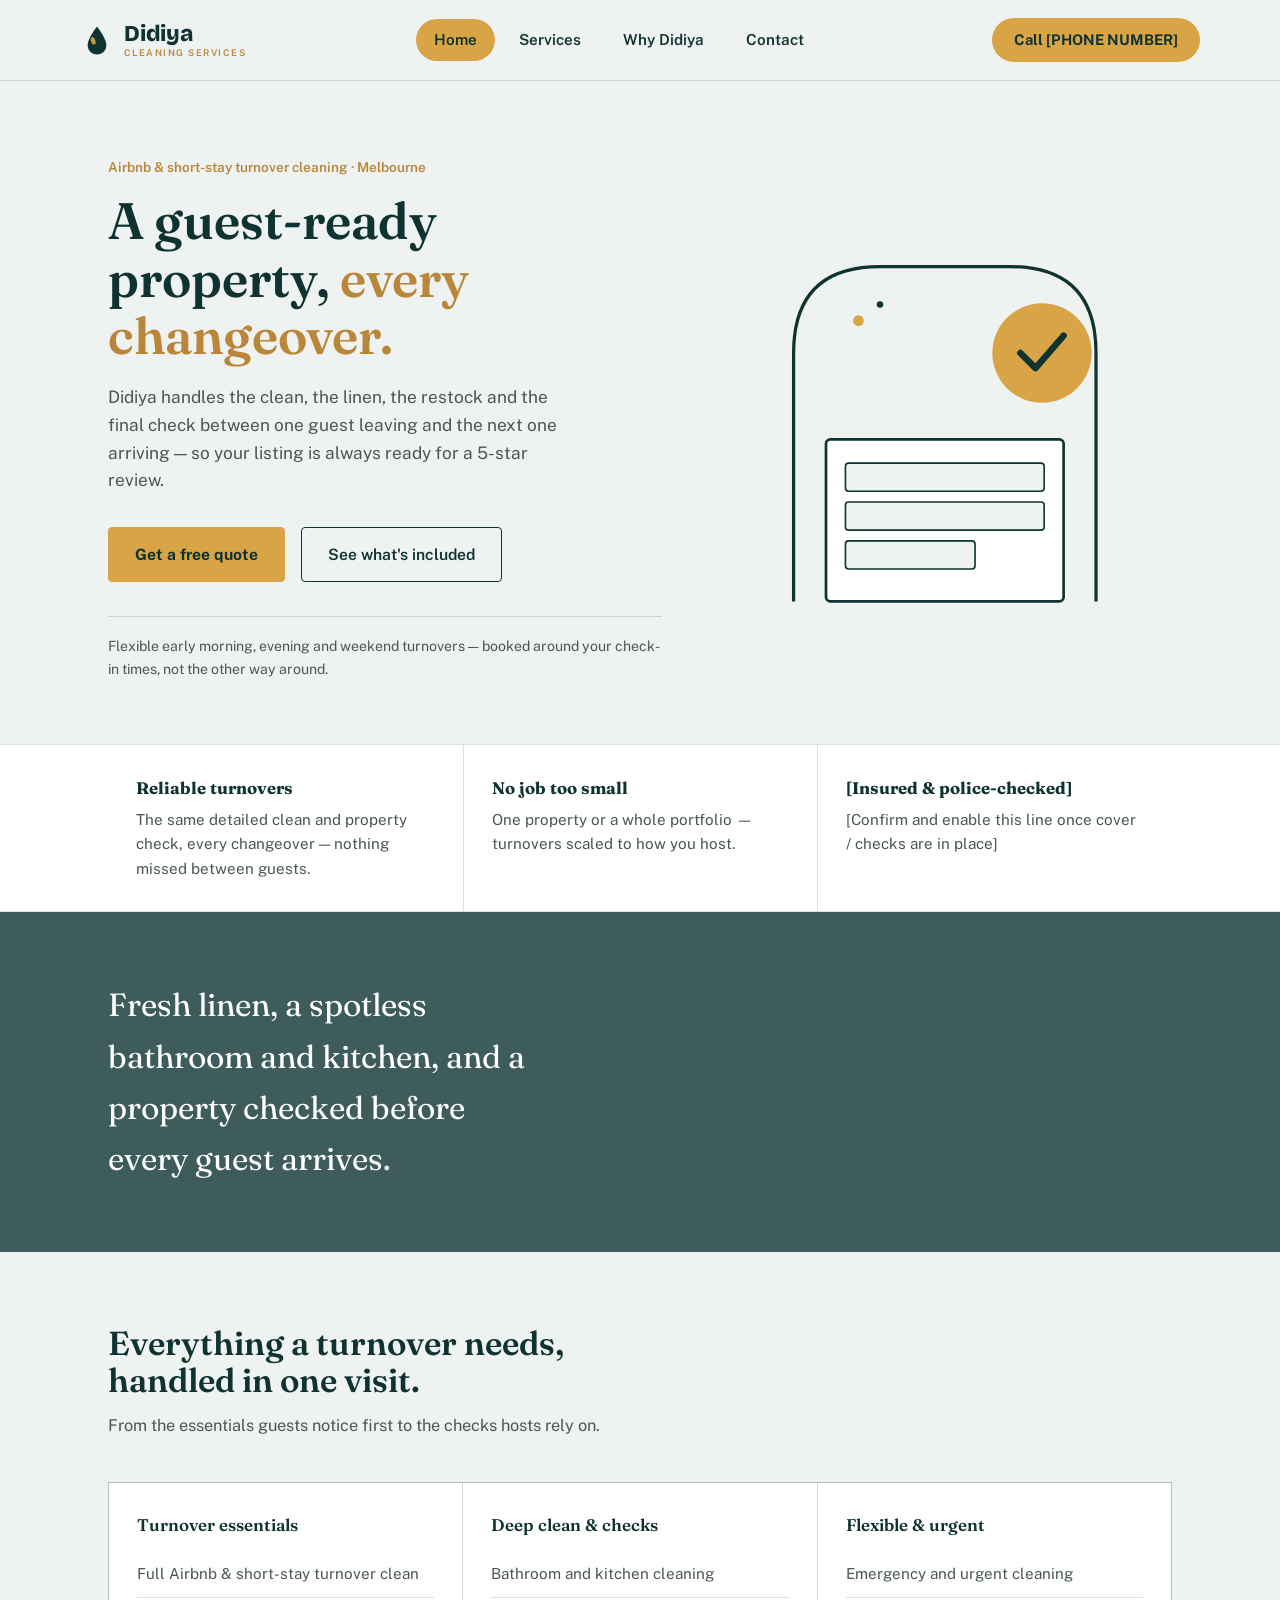
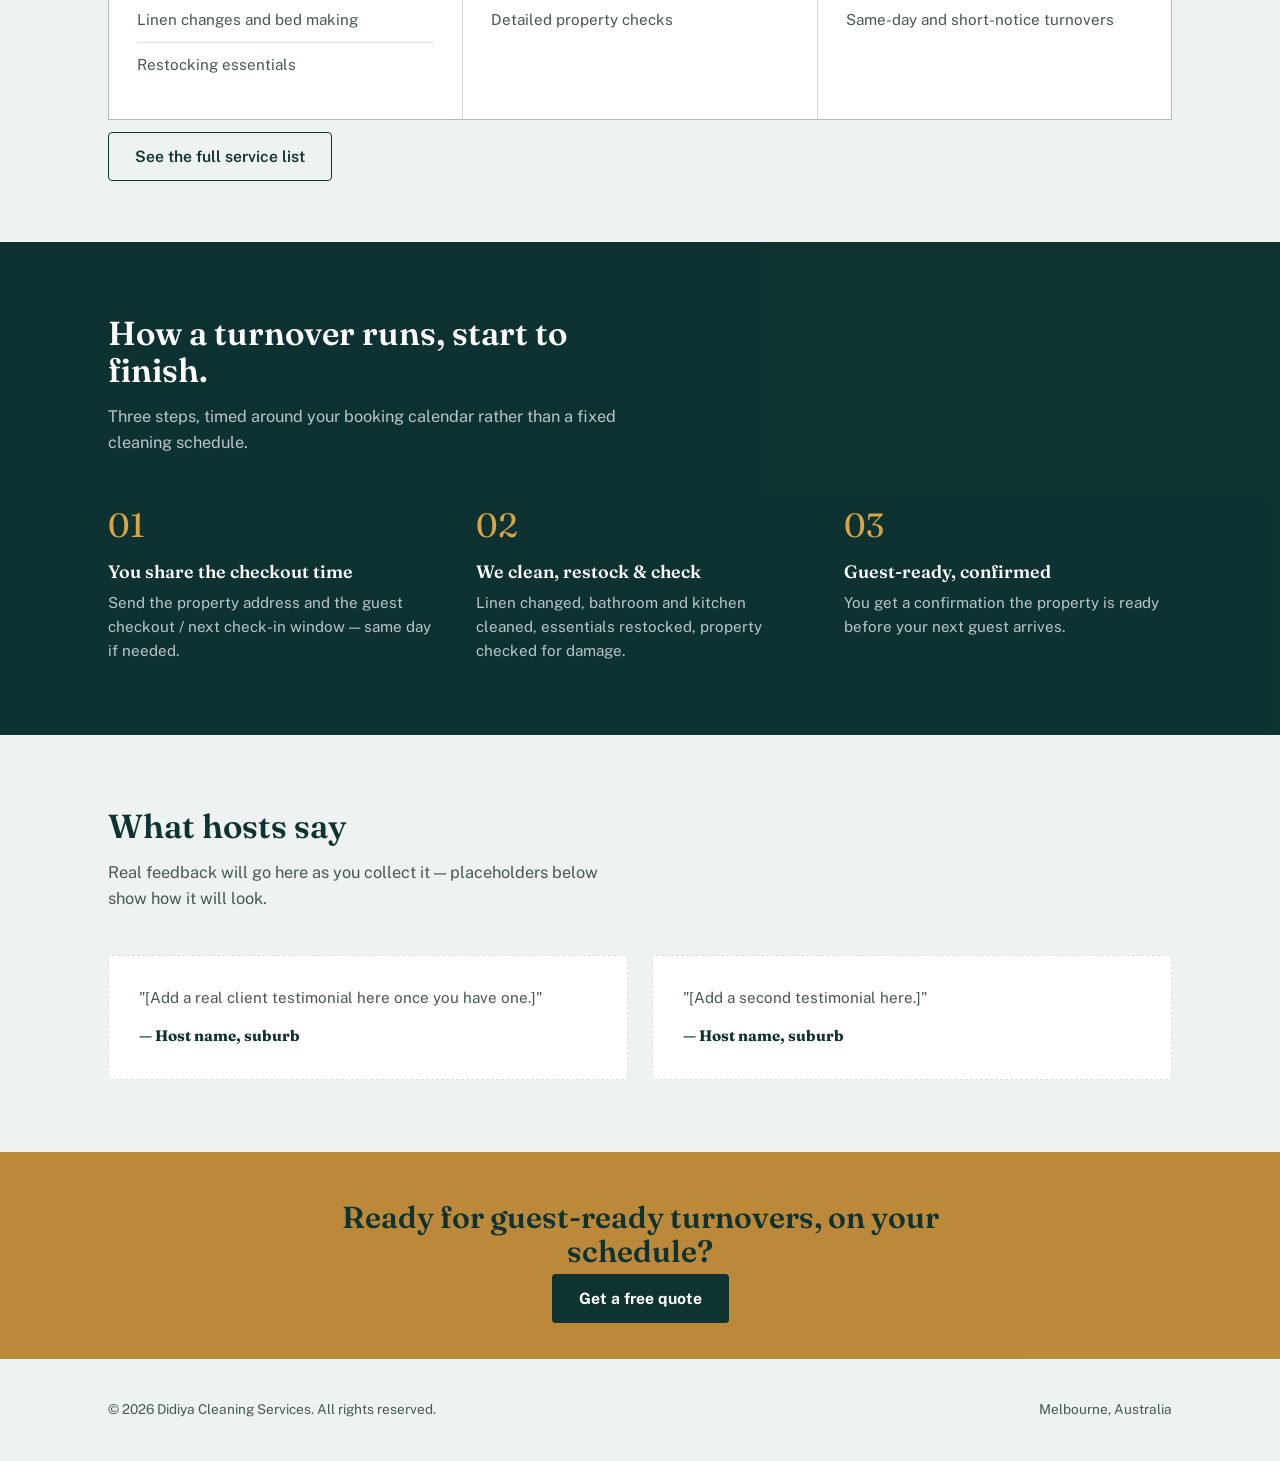
<file: index.html>
<!DOCTYPE html>
<html lang="en">
<head>
<meta charset="UTF-8">
<meta name="viewport" content="width=device-width, initial-scale=1.0">
<title>Didiya Cleaning Services — Airbnb & Short-Stay Turnover Cleaning</title>
<link rel="preconnect" href="https://fonts.googleapis.com">
<link rel="preconnect" href="https://fonts.gstatic.com" crossorigin>
<link href="https://fonts.googleapis.com/css2?family=Fraunces:opsz,wght@9..144,400;9..144,500;9..144,600;9..144,700&family=Public+Sans:wght@400;500;600;700&family=Bricolage+Grotesque:wght@800&display=swap" rel="stylesheet">
<link rel="stylesheet" href="style.css">
</head>
<body>

<header>
  <div class="wrap header-row">
    <a href="index.html" class="wordmark">
      <svg class="wordmark-icon" viewBox="0 0 40 40" xmlns="http://www.w3.org/2000/svg" role="img" aria-label="Didiya droplet mark">
        <path d="M20 4 C20 4 9 18 9 26 C9 33 14 37 20 37 C26 37 31 33 31 26 C31 18 20 4 20 4 Z" fill="#0E3331"/>
        <ellipse cx="15.5" cy="21" rx="2.6" ry="4.6" fill="#D8A445" opacity="0.9" transform="rotate(-18 15.5 21)"/>
      </svg>
      <span class="wordmark-text">
        <span class="wordmark-name">Didiya</span>
        <span class="wordmark-tag">Cleaning Services</span>
      </span>
    </a>
    <nav class="nav-links" id="navLinks">
      <a href="index.html" class="active">Home</a>
      <a href="services.html">Services</a>
      <a href="why-us.html">Why Didiya</a>
      <a href="contact.html">Contact</a>
    </nav>
    <div class="header-actions">
      <a href="tel:"[PHONE NUMBER]" class="call-btn">Call [PHONE NUMBER]</a>
      <button class="menu-btn" id="menuBtn" aria-label="Toggle menu"><span></span><span></span><span></span></button>
    </div>
  </div>
</header>

<main>

  <!-- HERO -->
  <section class="hero" style="background-image:url('https://images.unsplash.com/photo-1686178827149-6d55c72d81df?auto=format&fit=crop&w=1800&q=70');">
    <div class="wrap hero-grid">
      <div>
        <div class="eyebrow">Airbnb & short-stay turnover cleaning · Melbourne</div>
        <h1 class="headline">A guest-ready property, <em>every changeover.</em></h1>
        <p class="hero-sub">Didiya handles the clean, the linen, the restock and the final check between one guest leaving and the next one arriving — so your listing is always ready for a 5-star review.</p>
        <div class="hero-ctas">
          <a href="contact.html" class="btn-primary">Get a free quote</a>
          <a href="services.html" class="btn-ghost">See what's included</a>
        </div>
        <div class="trust-line">Flexible early morning, evening and weekend turnovers — booked around your check-in times, not the other way around.</div>
      </div>
      <div class="hero-art">
        <svg viewBox="0 0 420 420" xmlns="http://www.w3.org/2000/svg" role="img" aria-label="Illustration of a doorway with folded linen and a completed check mark">
          <path d="M70 380 L70 150 Q70 70 150 70 L270 70 Q350 70 350 150 L350 380" fill="none" stroke="#0E3331" stroke-width="3"/>
          <rect x="100" y="230" width="220" height="150" rx="4" fill="#FFFFFF" stroke="#0E3331" stroke-width="2.5"/>
          <rect x="118" y="252" width="184" height="26" rx="3" fill="#EEF2F1" stroke="#0E3331" stroke-width="1.5"/>
          <rect x="118" y="288" width="184" height="26" rx="3" fill="#EEF2F1" stroke="#0E3331" stroke-width="1.5"/>
          <rect x="118" y="324" width="120" height="26" rx="3" fill="#EEF2F1" stroke="#0E3331" stroke-width="1.5"/>
          <circle cx="300" cy="150" r="46" fill="#D8A445"/>
          <path d="M280 150 L294 164 L320 134" fill="none" stroke="#0E3331" stroke-width="6" stroke-linecap="round" stroke-linejoin="round"/>
          <circle cx="130" cy="120" r="5" fill="#D8A445"/>
          <circle cx="150" cy="105" r="3" fill="#0E3331"/>
        </svg>
      </div>
    </div>
  </section>

  <!-- TRUST STRIP -->
  <div class="trust-strip">
    <div class="wrap">
      <div class="trust-item reveal"><strong>Reliable turnovers</strong>The same detailed clean and property check, every changeover — nothing missed between guests.</div>
      <div class="trust-item reveal"><strong>No job too small</strong>One property or a whole portfolio — turnovers scaled to how you host.</div>
      <div class="trust-item reveal"><strong>[Insured & police-checked]</strong>[Confirm and enable this line once cover / checks are in place]</div>
    </div>
  </div>

  <!-- PHOTO BAND (slideshow) -->
  <section style="padding:0;">
    <div class="slideshow" style="height:340px;">
      <div class="slideshow-slide active" style="background-image:url('https://images.unsplash.com/photo-1776763255197-495b343d5a33?auto=format&fit=crop&w=1600&q=70');"></div>
      <div class="slideshow-slide" style="background-image:url('https://images.unsplash.com/photo-1585421514284-efb74c2b69ba?auto=format&fit=crop&w=1600&q=70');"></div>
      <div class="slideshow-slide" style="background-image:url('https://images.unsplash.com/photo-1642505172378-a6f5e5b15580?auto=format&fit=crop&w=1600&q=70');"></div>
      <div class="slideshow-slide" style="background-image:url('https://images.unsplash.com/photo-1580256081112-e49377338b7f?auto=format&fit=crop&w=1600&q=70');"></div>
      <div style="position:absolute; top:0; right:0; bottom:0; left:0; background:var(--overlay); z-index:1;"></div>
      <div class="wrap" style="position:relative; z-index:2; height:340px; display:flex; align-items:center;">
        <p style="color:#fff; font-family:'Fraunces',serif; font-size:clamp(1.4rem,2.6vw,2rem); max-width:20ch;">Fresh linen, a spotless bathroom and kitchen, and a property checked before every guest arrives.</p>
      </div>
    </div>
  </section>

  <!-- SERVICES TEASER -->
  <section id="services">
    <div class="wrap">
      <div class="section-head">
        <h2>Everything a turnover needs, handled in one visit.</h2>
        <p>From the essentials guests notice first to the checks hosts rely on.</p>
      </div>
      <div class="service-groups">
        <div class="service-group reveal">
          <h3>Turnover essentials</h3>
          <ul>
            <li>Full Airbnb & short-stay turnover clean</li>
            <li>Linen changes and bed making</li>
            <li>Restocking essentials</li>
          </ul>
        </div>
        <div class="service-group reveal">
          <h3>Deep clean & checks</h3>
          <ul>
            <li>Bathroom and kitchen cleaning</li>
            <li>Detailed property checks</li>
          </ul>
        </div>
        <div class="service-group reveal">
          <h3>Flexible & urgent</h3>
          <ul>
            <li>Emergency and urgent cleaning</li>
            <li>Same-day and short-notice turnovers</li>
          </ul>
        </div>
      </div>
      <p style="margin-top:24px;"><a href="services.html" class="btn-ghost">See the full service list</a></p>
    </div>
  </section>

  <!-- PROCESS -->
  <section class="process-wrap" style="background-image:url('https://images.unsplash.com/photo-1669101602108-fa5ba89507ee?auto=format&fit=crop&w=1600&q=70');">
    <div class="wrap">
      <div class="section-head">
        <h2>How a turnover runs, start to finish.</h2>
        <p>Three steps, timed around your booking calendar rather than a fixed cleaning schedule.</p>
      </div>
      <div class="steps">
        <div class="step reveal">
          <div class="step-num">01</div>
          <h3>You share the checkout time</h3>
          <p>Send the property address and the guest checkout / next check-in window — same day if needed.</p>
        </div>
        <div class="step reveal">
          <div class="step-num">02</div>
          <h3>We clean, restock & check</h3>
          <p>Linen changed, bathroom and kitchen cleaned, essentials restocked, property checked for damage.</p>
        </div>
        <div class="step reveal">
          <div class="step-num">03</div>
          <h3>Guest-ready, confirmed</h3>
          <p>You get a confirmation the property is ready before your next guest arrives.</p>
        </div>
      </div>
    </div>
  </section>

  <!-- TESTIMONIAL TEASER -->
  <section>
    <div class="wrap">
      <div class="section-head">
        <h2>What hosts say</h2>
        <p>Real feedback will go here as you collect it — placeholders below show how it will look.</p>
      </div>
      <div class="testimonial-row">
        <div class="testimonial-slot reveal">"[Add a real client testimonial here once you have one.]"<strong>— Host name, suburb</strong></div>
        <div class="testimonial-slot reveal">"[Add a second testimonial here.]"<strong>— Host name, suburb</strong></div>
      </div>
    </div>
  </section>

  <!-- CTA BANNER -->
  <div class="cta-banner" style="background-image:url('https://images.unsplash.com/photo-1686178827149-6d55c72d81df?auto=format&fit=crop&w=1600&q=70');">
    <div class="wrap">
      <h2>Ready for guest-ready turnovers, on your schedule?</h2>
      <a href="contact.html" class="btn-primary">Get a free quote</a>
    </div>
  </div>

</main>

<footer>
  <div class="wrap footer-row">
    <div>© <span id="year"></span> Didiya Cleaning Services. All rights reserved.</div>
    <div>Melbourne, Australia</div>
  </div>
</footer>

<script src="script.js"></script>
</body>
</html>
</file>
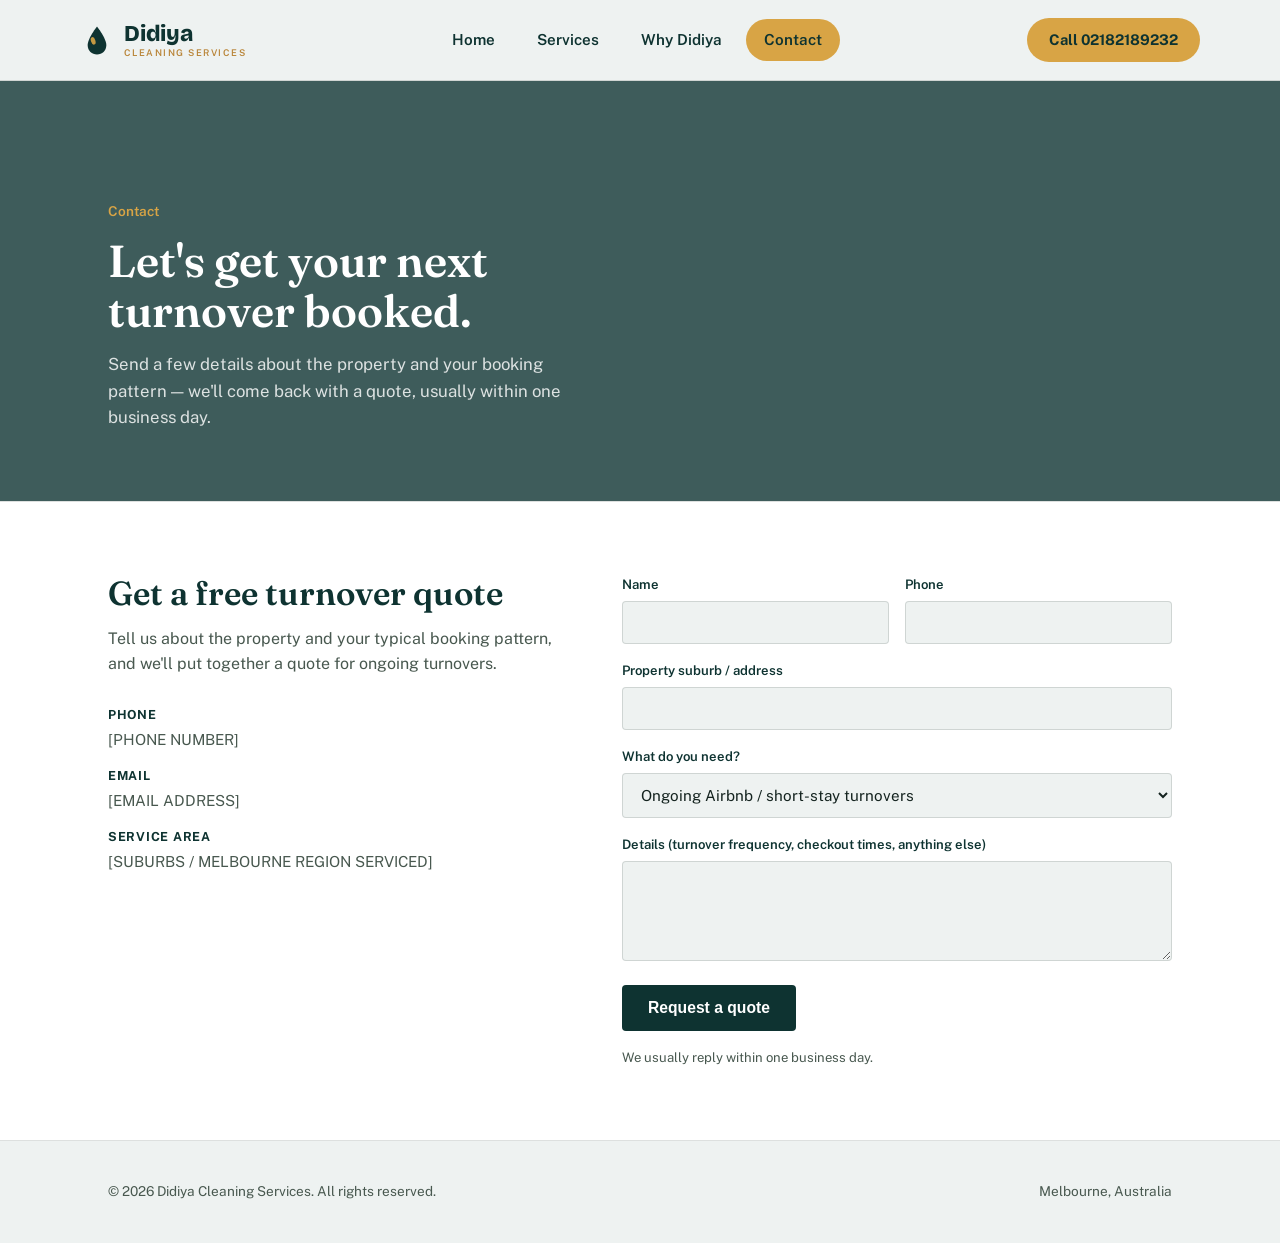
<file: contact.html>
<!DOCTYPE html>
<html lang="en">
<head>
<meta charset="UTF-8">
<meta name="viewport" content="width=device-width, initial-scale=1.0">
<title>Contact — Didiya Cleaning Services</title>
<link rel="preconnect" href="https://fonts.googleapis.com">
<link rel="preconnect" href="https://fonts.gstatic.com" crossorigin>
<link href="https://fonts.googleapis.com/css2?family=Fraunces:opsz,wght@9..144,400;9..144,500;9..144,600;9..144,700&family=Public+Sans:wght@400;500;600;700&family=Bricolage+Grotesque:wght@800&display=swap" rel="stylesheet">
<link rel="stylesheet" href="style.css">
</head>
<body>

<header>
  <div class="wrap header-row">
    <a href="index.html" class="wordmark">
      <svg class="wordmark-icon" viewBox="0 0 40 40" xmlns="http://www.w3.org/2000/svg" role="img" aria-label="Didiya droplet mark">
        <path d="M20 4 C20 4 9 18 9 26 C9 33 14 37 20 37 C26 37 31 33 31 26 C31 18 20 4 20 4 Z" fill="#0E3331"/>
        <ellipse cx="15.5" cy="21" rx="2.6" ry="4.6" fill="#D8A445" opacity="0.9" transform="rotate(-18 15.5 21)"/>
      </svg>
      <span class="wordmark-text">
        <span class="wordmark-name">Didiya</span>
        <span class="wordmark-tag">Cleaning Services</span>
      </span>
    </a>
    <nav class="nav-links" id="navLinks">
      <a href="index.html">Home</a>
      <a href="services.html">Services</a>
      <a href="why-us.html">Why Didiya</a>
      <a href="contact.html" class="active">Contact</a>
    </nav>
    <div class="header-actions">
      <a href="tel:[PHONE NUMBER]" class="call-btn">Call 02182189232</a>
      <button class="menu-btn" id="menuBtn" aria-label="Toggle menu"><span></span><span></span><span></span></button>
    </div>
  </div>
</header>

<main>

  <div class="page-hero slideshow">
    <div class="slideshow-slide active" style="background-image:url('https://images.unsplash.com/photo-1627074899165-89603d93e12f?auto=format&fit=crop&w=1600&q=70');"></div>
    <div class="slideshow-slide" style="background-image:url('https://images.unsplash.com/photo-1647381518264-97ff1835026f?auto=format&fit=crop&w=1600&q=70');"></div>
    <div class="slideshow-slide" style="background-image:url('https://images.unsplash.com/photo-1627905646269-7f034dcc5738?auto=format&fit=crop&w=1600&q=70');"></div>
    <div class="wrap">
      <div class="eyebrow">Contact</div>
      <h1>Let's get your next turnover booked.</h1>
      <p>Send a few details about the property and your booking pattern — we'll come back with a quote, usually within one business day.</p>
    </div>
  </div>

  <section class="contact-wrap">
    <div class="wrap contact-grid">
      <div class="contact-info">
        <h2>Get a free turnover quote</h2>
        <p class="measure">Tell us about the property and your typical booking pattern, and we'll put together a quote for ongoing turnovers.</p>
        <div class="contact-detail">
          <div><strong>Phone</strong>[PHONE NUMBER]</div>
          <div><strong>Email</strong>[EMAIL ADDRESS]</div>
          <div><strong>Service area</strong>[SUBURBS / MELBOURNE REGION SERVICED]</div>
        </div>
      </div>
      <div>
        <!-- Formspree endpoint is live (Didiya Quote Requests form). -->
        <form id="quoteForm" action="https://formspree.io/f/mljdrada" method="POST">
          <div class="form-row">
            <div>
              <label for="name">Name</label>
              <input type="text" id="name" name="name" required>
            </div>
            <div>
              <label for="phone">Phone</label>
              <input type="tel" id="phone" name="phone" required>
            </div>
          </div>
          <div>
            <label for="address">Property suburb / address</label>
            <input type="text" id="address" name="address" required>
          </div>
          <div>
            <label for="need">What do you need?</label>
            <select id="need" name="need">
              <option>Ongoing Airbnb / short-stay turnovers</option>
              <option>One-off clean</option>
              <option>Emergency / urgent clean</option>
              <option>Same-day turnover</option>
              <option>Something else</option>
            </select>
          </div>
          <div>
            <label for="message">Details (turnover frequency, checkout times, anything else)</label>
            <textarea id="message" name="message"></textarea>
          </div>
          <button type="submit" class="submit-btn">Request a quote</button>
          <p class="form-note">We usually reply within one business day.</p>
          <div class="form-success" id="formSuccess">Thanks — your quote request has been sent. We'll be in touch shortly.</div>
        </form>
      </div>
    </div>
  </section>

</main>

<footer>
  <div class="wrap footer-row">
    <div>© <span id="year"></span> Didiya Cleaning Services. All rights reserved.</div>
    <div>Melbourne, Australia</div>
  </div>
</footer>

<script src="script.js"></script>
</body>
</html>
</file>
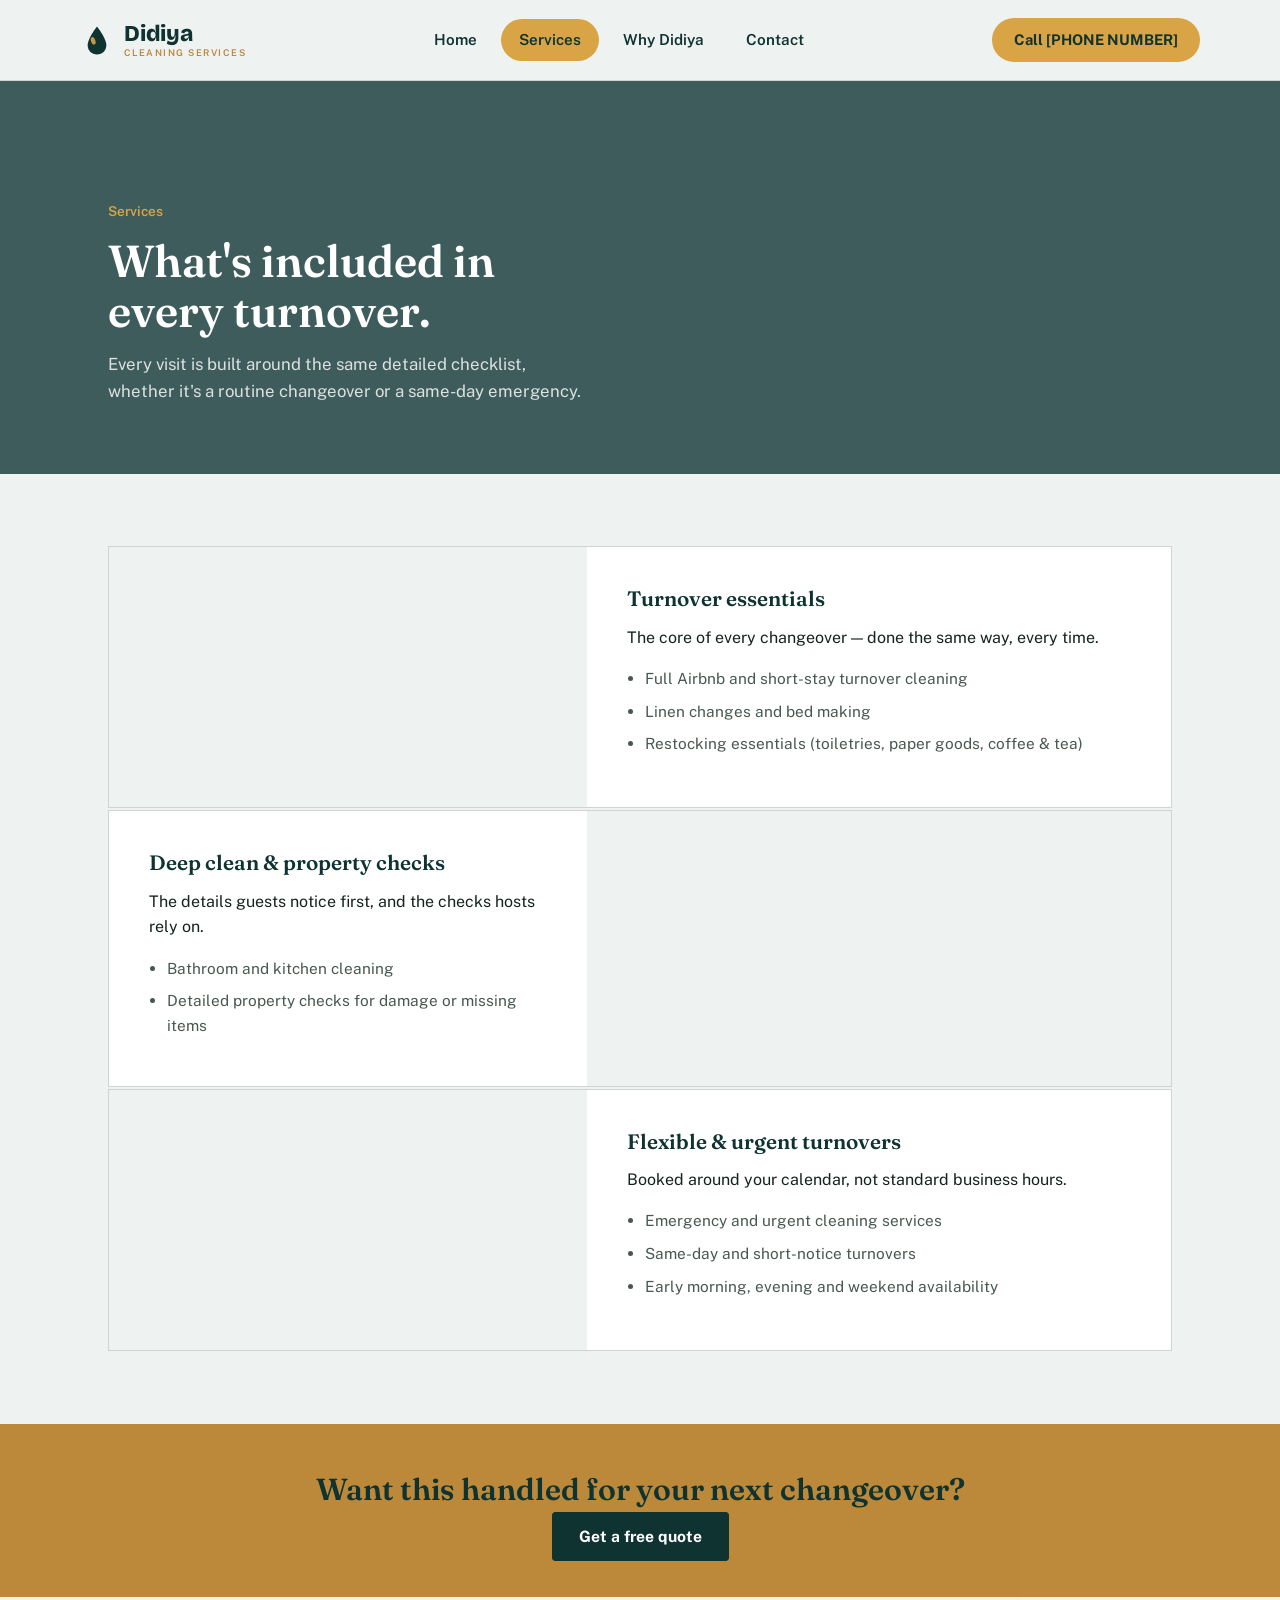
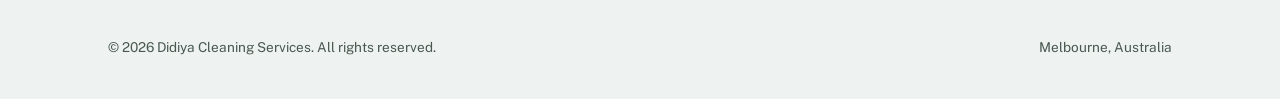
<file: services.html>
<!DOCTYPE html>
<html lang="en">
<head>
<meta charset="UTF-8">
<meta name="viewport" content="width=device-width, initial-scale=1.0">
<title>Services — Didiya Cleaning Services</title>
<link rel="preconnect" href="https://fonts.googleapis.com">
<link rel="preconnect" href="https://fonts.gstatic.com" crossorigin>
<link href="https://fonts.googleapis.com/css2?family=Fraunces:opsz,wght@9..144,400;9..144,500;9..144,600;9..144,700&family=Public+Sans:wght@400;500;600;700&family=Bricolage+Grotesque:wght@800&display=swap" rel="stylesheet">
<link rel="stylesheet" href="style.css">
</head>
<body>

<header>
  <div class="wrap header-row">
    <a href="index.html" class="wordmark">
      <svg class="wordmark-icon" viewBox="0 0 40 40" xmlns="http://www.w3.org/2000/svg" role="img" aria-label="Didiya droplet mark">
        <path d="M20 4 C20 4 9 18 9 26 C9 33 14 37 20 37 C26 37 31 33 31 26 C31 18 20 4 20 4 Z" fill="#0E3331"/>
        <ellipse cx="15.5" cy="21" rx="2.6" ry="4.6" fill="#D8A445" opacity="0.9" transform="rotate(-18 15.5 21)"/>
      </svg>
      <span class="wordmark-text">
        <span class="wordmark-name">Didiya</span>
        <span class="wordmark-tag">Cleaning Services</span>
      </span>
    </a>
    <nav class="nav-links" id="navLinks">
      <a href="index.html">Home</a>
      <a href="services.html" class="active">Services</a>
      <a href="why-us.html">Why Didiya</a>
      <a href="contact.html">Contact</a>
    </nav>
    <div class="header-actions">
      <a href="tel:[PHONE NUMBER]" class="call-btn">Call [PHONE NUMBER]</a>
      <button class="menu-btn" id="menuBtn" aria-label="Toggle menu"><span></span><span></span><span></span></button>
    </div>
  </div>
</header>

<main>

  <div class="page-hero slideshow">
    <div class="slideshow-slide active" style="background-image:url('https://images.unsplash.com/photo-1580256081112-e49377338b7f?auto=format&fit=crop&w=1600&q=70');"></div>
    <div class="slideshow-slide" style="background-image:url('https://images.unsplash.com/photo-1740657254989-42fe9c3b8cce?auto=format&fit=crop&w=1600&q=70');"></div>
    <div class="slideshow-slide" style="background-image:url('https://images.unsplash.com/photo-1686178827149-6d55c72d81df?auto=format&fit=crop&w=1600&q=70');"></div>
    <div class="wrap">
      <div class="eyebrow">Services</div>
      <h1>What's included in every turnover.</h1>
      <p>Every visit is built around the same detailed checklist, whether it's a routine changeover or a same-day emergency.</p>
    </div>
  </div>

  <section>
    <div class="wrap" style="display:flex; flex-direction:column; gap:1px;">

      <div class="service-detail reveal">
        <div class="service-detail-photo" style="background-image:url('https://images.unsplash.com/photo-1776763255197-495b343d5a33?auto=format&fit=crop&w=800&q=70');"></div>
        <div class="service-detail-copy">
          <h3>Turnover essentials</h3>
          <p>The core of every changeover — done the same way, every time.</p>
          <ul>
            <li>Full Airbnb and short-stay turnover cleaning</li>
            <li>Linen changes and bed making</li>
            <li>Restocking essentials (toiletries, paper goods, coffee & tea)</li>
          </ul>
        </div>
      </div>

      <div class="service-detail reveal">
        <div class="service-detail-photo" style="background-image:url('https://images.unsplash.com/photo-1585421514284-efb74c2b69ba?auto=format&fit=crop&w=800&q=70');"></div>
        <div class="service-detail-copy">
          <h3>Deep clean & property checks</h3>
          <p>The details guests notice first, and the checks hosts rely on.</p>
          <ul>
            <li>Bathroom and kitchen cleaning</li>
            <li>Detailed property checks for damage or missing items</li>
          </ul>
        </div>
      </div>

      <div class="service-detail reveal">
        <div class="service-detail-photo" style="background-image:url('https://images.unsplash.com/photo-1669101602108-fa5ba89507ee?auto=format&fit=crop&w=800&q=70');"></div>
        <div class="service-detail-copy">
          <h3>Flexible & urgent turnovers</h3>
          <p>Booked around your calendar, not standard business hours.</p>
          <ul>
            <li>Emergency and urgent cleaning services</li>
            <li>Same-day and short-notice turnovers</li>
            <li>Early morning, evening and weekend availability</li>
          </ul>
        </div>
      </div>

    </div>
  </section>

  <div class="cta-banner" style="background-image:url('https://images.unsplash.com/photo-1740657254989-42fe9c3b8cce?auto=format&fit=crop&w=1600&q=70');">
    <div class="wrap">
      <h2>Want this handled for your next changeover?</h2>
      <a href="contact.html" class="btn-primary">Get a free quote</a>
    </div>
  </div>

</main>

<footer>
  <div class="wrap footer-row">
    <div>© <span id="year"></span> Didiya Cleaning Services. All rights reserved.</div>
    <div>Melbourne, Australia</div>
  </div>
</footer>

<script src="script.js"></script>
</body>
</html>
</file>
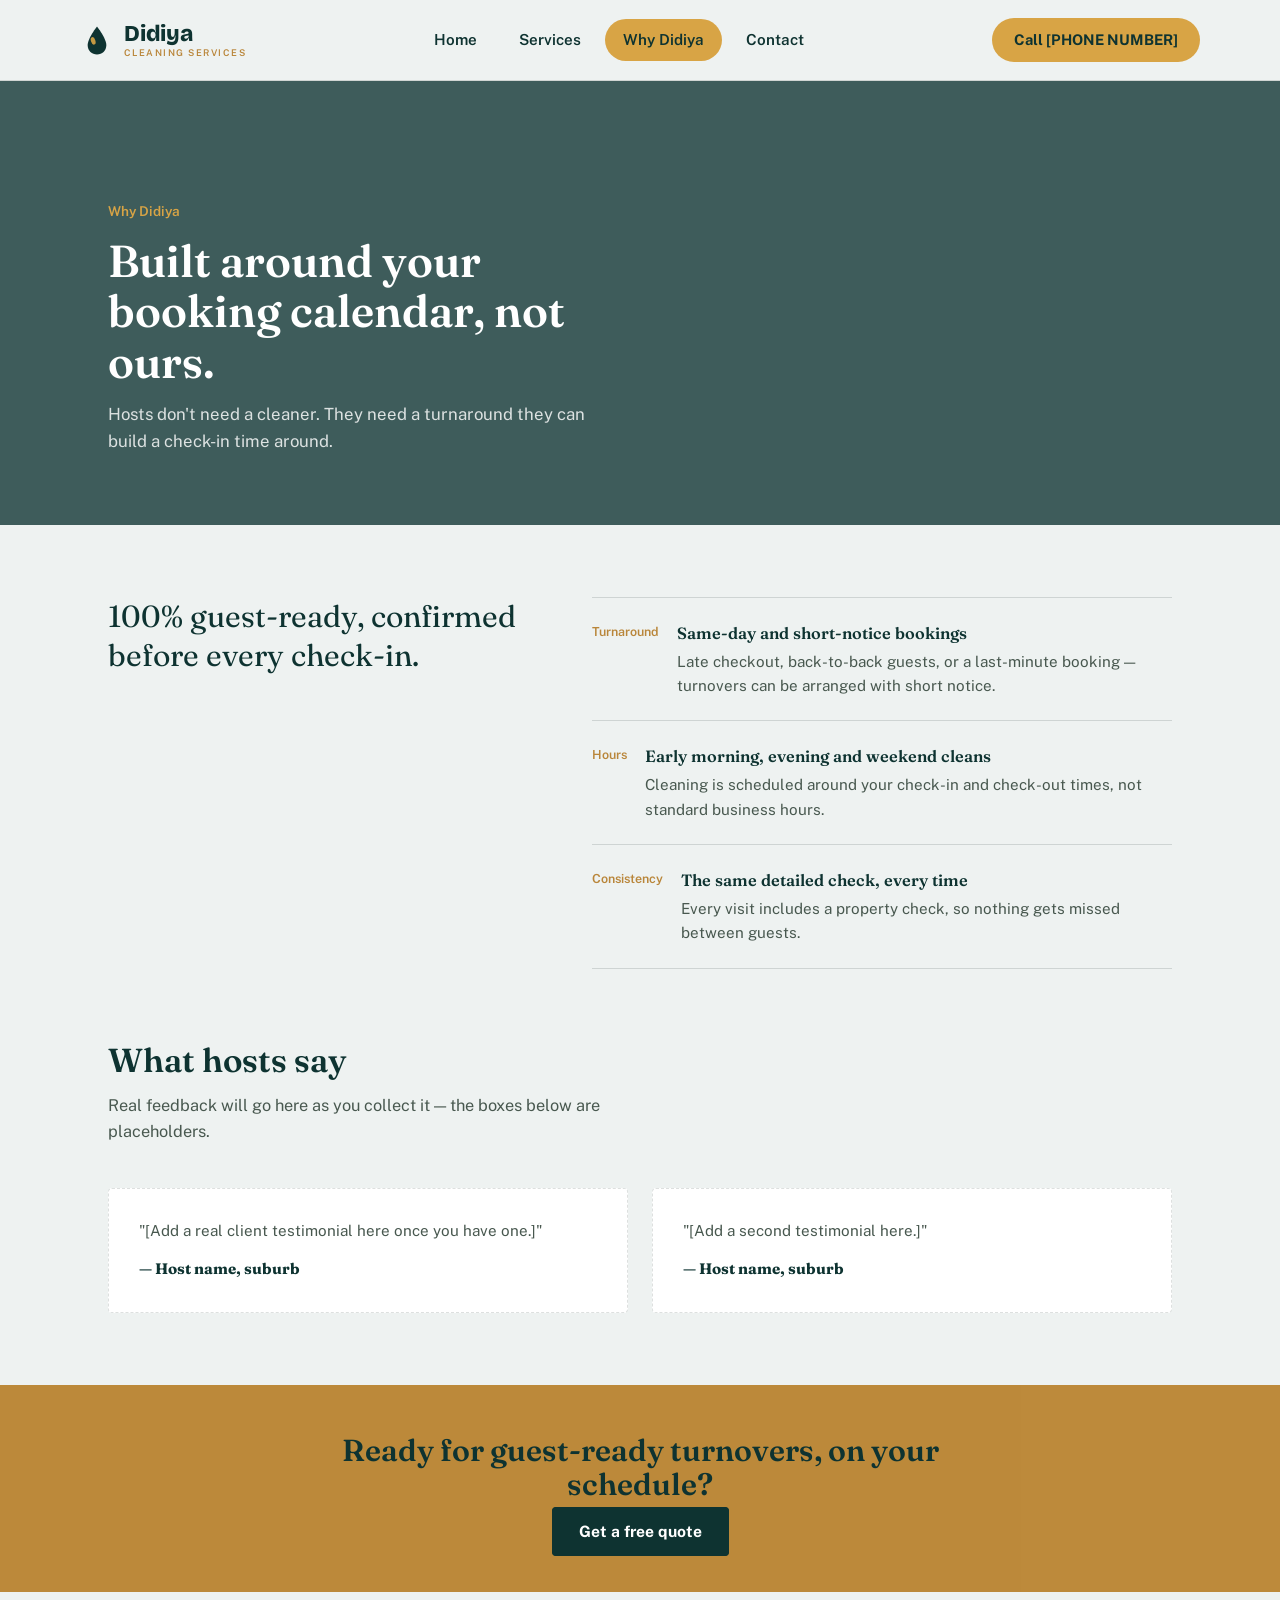
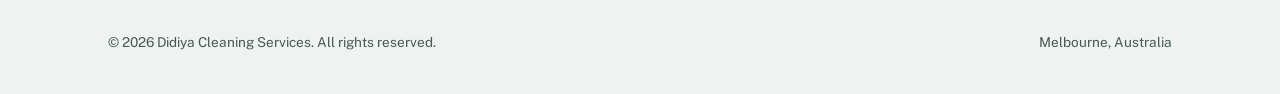
<file: why-us.html>
<!DOCTYPE html>
<html lang="en">
<head>
<meta charset="UTF-8">
<meta name="viewport" content="width=device-width, initial-scale=1.0">
<title>Why Didiya — Didiya Cleaning Services</title>
<link rel="preconnect" href="https://fonts.googleapis.com">
<link rel="preconnect" href="https://fonts.gstatic.com" crossorigin>
<link href="https://fonts.googleapis.com/css2?family=Fraunces:opsz,wght@9..144,400;9..144,500;9..144,600;9..144,700&family=Public+Sans:wght@400;500;600;700&family=Bricolage+Grotesque:wght@800&display=swap" rel="stylesheet">
<link rel="stylesheet" href="style.css">
</head>
<body>

<header>
  <div class="wrap header-row">
    <a href="index.html" class="wordmark">
      <svg class="wordmark-icon" viewBox="0 0 40 40" xmlns="http://www.w3.org/2000/svg" role="img" aria-label="Didiya droplet mark">
        <path d="M20 4 C20 4 9 18 9 26 C9 33 14 37 20 37 C26 37 31 33 31 26 C31 18 20 4 20 4 Z" fill="#0E3331"/>
        <ellipse cx="15.5" cy="21" rx="2.6" ry="4.6" fill="#D8A445" opacity="0.9" transform="rotate(-18 15.5 21)"/>
      </svg>
      <span class="wordmark-text">
        <span class="wordmark-name">Didiya</span>
        <span class="wordmark-tag">Cleaning Services</span>
      </span>
    </a>
    <nav class="nav-links" id="navLinks">
      <a href="index.html">Home</a>
      <a href="services.html">Services</a>
      <a href="why-us.html" class="active">Why Didiya</a>
      <a href="contact.html">Contact</a>
    </nav>
    <div class="header-actions">
      <a href="tel:[PHONE NUMBER]" class="call-btn">Call [PHONE NUMBER]</a>
      <button class="menu-btn" id="menuBtn" aria-label="Toggle menu"><span></span><span></span><span></span></button>
    </div>
  </div>
</header>

<main>

  <div class="page-hero slideshow">
    <div class="slideshow-slide active" style="background-image:url('https://images.unsplash.com/photo-1711059985570-4c32ed12a12c?auto=format&fit=crop&w=1600&q=70');"></div>
    <div class="slideshow-slide" style="background-image:url('https://images.unsplash.com/photo-1686178827149-6d55c72d81df?auto=format&fit=crop&w=1600&q=70');"></div>
    <div class="slideshow-slide" style="background-image:url('https://images.unsplash.com/photo-1580256081112-e49377338b7f?auto=format&fit=crop&w=1600&q=70');"></div>
    <div class="wrap">
      <div class="eyebrow">Why Didiya</div>
      <h1>Built around your booking calendar, not ours.</h1>
      <p>Hosts don't need a cleaner. They need a turnaround they can build a check-in time around.</p>
    </div>
  </div>

  <section>
    <div class="wrap why-grid">
      <div class="why-pull">100% guest-ready, confirmed before every check-in.</div>
      <ul class="why-list">
        <li class="reveal">
          <span class="why-tag">Turnaround</span>
          <div><h4>Same-day and short-notice bookings</h4><p>Late checkout, back-to-back guests, or a last-minute booking — turnovers can be arranged with short notice.</p></div>
        </li>
        <li class="reveal">
          <span class="why-tag">Hours</span>
          <div><h4>Early morning, evening and weekend cleans</h4><p>Cleaning is scheduled around your check-in and check-out times, not standard business hours.</p></div>
        </li>
        <li class="reveal">
          <span class="why-tag">Consistency</span>
          <div><h4>The same detailed check, every time</h4><p>Every visit includes a property check, so nothing gets missed between guests.</p></div>
        </li>
      </ul>
    </div>
  </section>

  <section style="padding-top:0;">
    <div class="wrap">
      <div class="section-head">
        <h2>What hosts say</h2>
        <p>Real feedback will go here as you collect it — the boxes below are placeholders.</p>
      </div>
      <div class="testimonial-row">
        <div class="testimonial-slot reveal">"[Add a real client testimonial here once you have one.]"<strong>— Host name, suburb</strong></div>
        <div class="testimonial-slot reveal">"[Add a second testimonial here.]"<strong>— Host name, suburb</strong></div>
      </div>
    </div>
  </section>

  <div class="cta-banner" style="background-image:url('https://images.unsplash.com/photo-1642505172378-a6f5e5b15580?auto=format&fit=crop&w=1600&q=70');">
    <div class="wrap">
      <h2>Ready for guest-ready turnovers, on your schedule?</h2>
      <a href="contact.html" class="btn-primary">Get a free quote</a>
    </div>
  </div>

</main>

<footer>
  <div class="wrap footer-row">
    <div>© <span id="year"></span> Didiya Cleaning Services. All rights reserved.</div>
    <div>Melbourne, Australia</div>
  </div>
</footer>

<script src="script.js"></script>
</body>
</html>
</file>
<file: style.css>
:root{
  --bg: #EEF2F1;
  --panel: #FFFFFF;
  --ink: #14231F;
  --ink-soft: #48584F;
  --teal: #0E3331;
  --teal-light: #17504C;
  --amber: #D8A445;
  --amber-dark: #B9863A;
  --line: rgba(20,35,31,0.14);
  --overlay: rgba(14,51,49,0.78);
  --overlay-light: rgba(238,242,241,0.87);
  --radius: 4px;
  --max: 1120px;
}
*{box-sizing:border-box;}
html{scroll-behavior:smooth;}
body{
  margin:0;
  background:var(--bg);
  color:var(--ink);
  font-family:'Public Sans', sans-serif;
  font-size:16px;
  line-height:1.6;
  -webkit-font-smoothing:antialiased;
}
h1,h2,h3{
  font-family:'Fraunces', serif;
  font-weight:600;
  line-height:1.12;
  margin:0;
  color:var(--teal);
}
p{margin:0;}
a{color:inherit;}
img,svg{display:block;max-width:100%;}
.wrap{max-width:var(--max);margin:0 auto;padding:0 28px;}
.measure{max-width:56ch;}
section{padding:72px 0;}

/* ---------- header ---------- */
header{
  position:sticky;top:0;z-index:50;
  background:rgba(238,242,241,0.94);
  backdrop-filter:blur(6px);
  border-bottom:1px solid var(--line);
}
.header-row{display:flex;align-items:center;justify-content:space-between;padding:18px 0;position:relative;}
.wordmark{display:flex;align-items:center;gap:10px;text-decoration:none;}
.wordmark-icon{width:34px;height:34px;flex:none;}
.wordmark-text{display:flex;flex-direction:column;line-height:1.05;}
.wordmark-name{font-family:'Bricolage Grotesque', 'Fraunces', serif;font-weight:800;font-size:1.42rem;color:var(--teal);letter-spacing:-0.01em;}
.wordmark-tag{font-family:'Public Sans', sans-serif;font-weight:600;font-size:0.58rem;letter-spacing:0.16em;color:var(--amber-dark);text-transform:uppercase;margin-top:2px;}
.nav-links{display:flex;align-items:center;gap:6px;}
.nav-links a{
  font-size:0.95rem;font-weight:600;text-decoration:none;color:var(--teal);
  margin-right:0;padding:9px 18px;border-radius:999px;
  transition:background-color .18s ease, color .18s ease, transform .18s ease;
}
.nav-links a:hover{background:rgba(216,164,69,0.22);transform:translateY(-1px);}
.nav-links a.active{background:var(--amber);color:var(--teal);}
.header-actions{display:flex;align-items:center;gap:14px;}
.call-btn{background:var(--amber);color:var(--teal) !important;padding:10px 22px;border-radius:999px;font-weight:700;font-size:0.92rem;text-decoration:none;transition:background-color .18s ease;}
.call-btn:hover{background:var(--amber-dark);}
.menu-btn{display:none;background:none;border:0;cursor:pointer;padding:6px;}
.menu-btn span{display:block;width:22px;height:2px;background:var(--teal);margin:5px 0;}

@media (max-width: 860px){
  .nav-links{
    position:absolute;top:100%;left:0;right:0;background:var(--bg);
    border-bottom:1px solid var(--line);flex-direction:column;align-items:stretch;
    gap:0;display:none;padding:6px 0;
  }
  .nav-links.open{display:flex;}
  .nav-links a{padding:14px 28px;border-top:1px solid var(--line);margin-right:0;border-radius:0;}
  .nav-links a:first-child{border-top:none;}
  .nav-links a:hover{transform:none;}
  .menu-btn{display:block;}
}

/* ---------- hero (home) ---------- */
.hero{position:relative;overflow:hidden;background-size:cover;background-position:center;padding:76px 0 64px;opacity:0;transform:translateY(14px);animation:rise 0.7s ease-out 0.1s forwards;}
.hero::before{content:'';position:absolute;top:0;right:0;bottom:0;left:0;background:var(--overlay-light);z-index:1;}
.hero .wrap{position:relative;z-index:2;}
@keyframes rise{to{opacity:1;transform:translateY(0);}}
@media (prefers-reduced-motion: reduce){.hero{animation:none;opacity:1;transform:none;}.page-hero{animation:none;opacity:1;transform:none;}}

/* ---------- slideshow (crossfading background images) ---------- */
.slideshow{position:relative;overflow:hidden;}
.slideshow-slide{
  position:absolute;top:0;right:0;bottom:0;left:0;
  background-size:cover;background-position:center;
  opacity:0;transition:opacity 1.4s ease;
}
.slideshow-slide.active{opacity:1;}
@media (prefers-reduced-motion: reduce){
  .slideshow-slide{transition:none;}
}
.reveal{opacity:0;transform:translateY(20px);transition:opacity .6s ease, transform .6s ease;}
.reveal.is-visible{opacity:1;transform:translateY(0);}
.reveal:nth-child(2){transition-delay:.08s;}
.reveal:nth-child(3){transition-delay:.16s;}
.reveal:nth-child(4){transition-delay:.24s;}
@media (prefers-reduced-motion: reduce){
  .reveal{opacity:1;transform:none;transition:none;}
}
.hero-grid{display:grid;grid-template-columns:1.1fr 0.9fr;gap:56px;align-items:center;}
.eyebrow{font-size:0.85rem;color:var(--amber-dark);font-weight:600;margin-bottom:14px;}
h1.headline{font-size:clamp(2.3rem, 4vw, 3.4rem);max-width:12ch;}
.headline em{font-style:normal;color:var(--amber-dark);}
.hero-sub{margin-top:20px;font-size:1.08rem;color:var(--ink-soft);max-width:42ch;}
.hero-ctas{margin-top:32px;display:flex;gap:16px;flex-wrap:wrap;}
.btn-primary{background:var(--amber);color:var(--teal);padding:14px 26px;border-radius:var(--radius);font-weight:700;text-decoration:none;font-size:0.98rem;border:1px solid var(--amber);}
.btn-primary:hover{background:var(--amber-dark);}
.btn-ghost{padding:14px 26px;border-radius:var(--radius);font-weight:600;text-decoration:none;font-size:0.98rem;border:1px solid var(--teal);color:var(--teal);}
.btn-ghost:hover{background:rgba(14,51,49,0.06);}
.trust-line{margin-top:34px;font-size:0.88rem;color:var(--ink-soft);border-top:1px solid var(--line);padding-top:18px;}
.hero-art{width:100%;}

/* ---------- page hero (interior pages, photo banner) ---------- */
.page-hero{
  position:relative;padding:120px 0 70px;background-size:cover;background-position:center;
  overflow:hidden;
  opacity:0;transform:translateY(14px);animation:rise 0.7s ease-out 0.1s forwards;
}
.page-hero::before{content:'';position:absolute;top:0;right:0;bottom:0;left:0;background:var(--overlay);z-index:1;}
.page-hero .wrap{position:relative;z-index:2;}
.page-hero .eyebrow{color:var(--amber);}
.page-hero h1{color:#fff;font-size:clamp(2rem,3.6vw,2.8rem);max-width:16ch;}
.page-hero p{color:rgba(255,255,255,0.82);margin-top:14px;max-width:48ch;font-size:1.05rem;}

/* ---------- trust strip ---------- */
.trust-strip{background:var(--panel);border-top:1px solid var(--line);border-bottom:1px solid var(--line);}
.trust-strip .wrap{display:grid;grid-template-columns:repeat(3,1fr);gap:0;}
.trust-item{padding:30px 28px;border-left:1px solid var(--line);font-size:0.95rem;color:var(--ink-soft);}
.trust-item:first-child{border-left:none;}
.trust-item strong{display:block;color:var(--teal);font-family:'Fraunces',serif;font-size:1.05rem;margin-bottom:6px;}

/* ---------- section head ---------- */
.section-head{max-width:52ch;margin-bottom:44px;}
.section-head h2{font-size:clamp(1.7rem,2.6vw,2.2rem);}
.section-head p{margin-top:14px;color:var(--ink-soft);font-size:1.02rem;}

/* ---------- services groups (home teaser + services page) ---------- */
.service-groups{display:grid;grid-template-columns:repeat(3,1fr);gap:1px;background:var(--line);border:1px solid var(--line);}
.service-group{background:var(--panel);padding:32px 28px;}
.service-group h3{font-size:1.06rem;margin-bottom:18px;color:var(--teal);}
.service-group ul{list-style:none;margin:0;padding:0;}
.service-group li{display:flex;gap:10px;padding:10px 0;border-top:1px solid var(--line);font-size:0.95rem;color:var(--ink-soft);}
.service-group li:first-child{border-top:none;}
.service-group li svg{flex:none;margin-top:3px;}

/* ---------- service detail blocks (services page) ---------- */
.service-detail{display:grid;grid-template-columns:0.9fr 1.1fr;gap:0;border:1px solid var(--line);margin-bottom:1px;}
.service-detail:nth-child(even) .service-detail-photo{order:2;}
.service-detail-photo{background-size:cover;background-position:center;min-height:260px;}
.service-detail-copy{background:var(--panel);padding:40px;}
.service-detail-copy h3{font-size:1.3rem;margin-bottom:14px;}
.service-detail-copy ul{margin:16px 0 0;padding-left:18px;color:var(--ink-soft);font-size:0.96rem;}
.service-detail-copy li{margin-bottom:8px;}

/* ---------- process ---------- */
.process-wrap{position:relative;background-color:var(--teal);background-size:cover;background-position:center;}
.process-wrap::before{content:'';position:absolute;top:0;right:0;bottom:0;left:0;background:var(--overlay);}
.process-wrap .wrap{position:relative;z-index:1;}
.process-wrap .section-head h2,.process-wrap .section-head p{color:#fff;}
.process-wrap .section-head p{color:rgba(255,255,255,0.72);}
.steps{display:grid;grid-template-columns:repeat(3,1fr);gap:40px;}
.step{color:#fff;}
.step-num{font-family:'Fraunces', serif;font-size:2.1rem;color:var(--amber);margin-bottom:10px;}
.step h3{color:#fff;font-size:1.12rem;margin-bottom:8px;}
.step p{color:rgba(255,255,255,0.72);font-size:0.95rem;}

/* ---------- CTA banner (repeatable) ---------- */
.cta-banner{position:relative;background-color:var(--amber);background-size:cover;background-position:center;text-align:center;padding:48px 0;}
.cta-banner::before{content:'';position:absolute;top:0;right:0;bottom:0;left:0;background:rgba(185,134,58,0.88);}
.cta-banner .wrap{position:relative;z-index:1;}
.cta-banner h2{font-size:clamp(1.4rem,2.4vw,1.9rem);color:var(--teal);max-width:36ch;margin:0 auto 18px;}
.cta-banner .btn-primary{background:var(--teal);color:#fff;border-color:var(--teal);}
.cta-banner .btn-primary:hover{background:var(--teal-light);}

/* ---------- why / pull quote ---------- */
.why-grid{display:grid;grid-template-columns:0.85fr 1.15fr;gap:56px;align-items:start;}
.why-pull{font-family:'Fraunces', serif;font-size:clamp(1.5rem,2.4vw,1.9rem);color:var(--teal);line-height:1.3;}
.why-list{list-style:none;margin:0;padding:0;}
.why-list li{padding:22px 0;border-top:1px solid var(--line);display:grid;grid-template-columns:auto 1fr;gap:18px;}
.why-list li:last-child{border-bottom:1px solid var(--line);}
.why-list h4{font-family:'Fraunces', serif;font-weight:600;font-size:1.02rem;color:var(--teal);margin:0 0 4px;}
.why-list p{color:var(--ink-soft);font-size:0.95rem;}
.why-tag{font-size:0.78rem;font-weight:600;color:var(--amber-dark);white-space:nowrap;padding-top:2px;}

/* ---------- testimonial ---------- */
.testimonial-row{display:grid;grid-template-columns:repeat(2,1fr);gap:24px;}
.testimonial-slot{background:var(--panel);border:1px dashed var(--line);border-radius:var(--radius);padding:30px;color:var(--ink-soft);font-size:0.95rem;}
.testimonial-slot strong{display:block;color:var(--teal);font-family:'Fraunces',serif;margin-top:14px;font-size:0.95rem;}

/* ---------- contact ---------- */
.contact-wrap{background:var(--panel);border-top:1px solid var(--line);border-bottom:1px solid var(--line);}
.contact-grid{display:grid;grid-template-columns:0.9fr 1.1fr;gap:64px;}
.contact-info h2{font-size:clamp(1.7rem,2.6vw,2.1rem);}
.contact-info p{margin-top:14px;color:var(--ink-soft);}
.contact-detail{margin-top:28px;display:flex;flex-direction:column;gap:14px;}
.contact-detail div{font-size:0.95rem;color:var(--ink-soft);}
.contact-detail strong{display:block;color:var(--teal);font-size:0.78rem;text-transform:uppercase;letter-spacing:0.06em;margin-bottom:3px;}
form{display:flex;flex-direction:column;gap:16px;}
.form-row{display:grid;grid-template-columns:1fr 1fr;gap:16px;}
label{font-size:0.82rem;font-weight:600;color:var(--teal);margin-bottom:6px;display:block;}
input,select,textarea{width:100%;padding:12px 14px;border:1px solid var(--line);border-radius:var(--radius);background:var(--bg);font-family:inherit;font-size:0.95rem;color:var(--ink);}
input:focus,select:focus,textarea:focus{outline:2px solid var(--amber);outline-offset:1px;border-color:var(--amber);}
textarea{resize:vertical;min-height:100px;}
.submit-btn{background:var(--teal);color:#fff;border:none;padding:14px 26px;border-radius:var(--radius);font-weight:700;font-size:0.98rem;cursor:pointer;align-self:flex-start;}
.submit-btn:hover{background:var(--teal-light);}
.form-note{font-size:0.82rem;color:var(--ink-soft);}
.form-success{display:none;padding:16px 18px;background:rgba(14,51,49,0.06);border:1px solid var(--line);border-radius:var(--radius);color:var(--teal);font-size:0.95rem;font-weight:600;}

/* ---------- footer ---------- */
footer{padding:40px 0;}
.footer-row{display:flex;justify-content:space-between;align-items:center;flex-wrap:wrap;gap:16px;font-size:0.85rem;color:var(--ink-soft);}

@media (max-width: 860px){
  .hero-grid,.contact-grid,.why-grid,.testimonial-row{grid-template-columns:1fr;}
  .hero-art{order:-1;max-width:280px;margin:0 auto 8px;}
  .service-groups{grid-template-columns:1fr;}
  .steps{grid-template-columns:1fr;gap:28px;}
  .form-row{grid-template-columns:1fr;}
  .trust-strip .wrap{grid-template-columns:1fr;}
  .trust-item{border-left:none;border-top:1px solid var(--line);}
  .trust-item:first-child{border-top:none;}
  .service-detail{grid-template-columns:1fr;}
  .service-detail:nth-child(even) .service-detail-photo{order:0;}
  .service-detail-photo{min-height:200px;}
}
</file>
